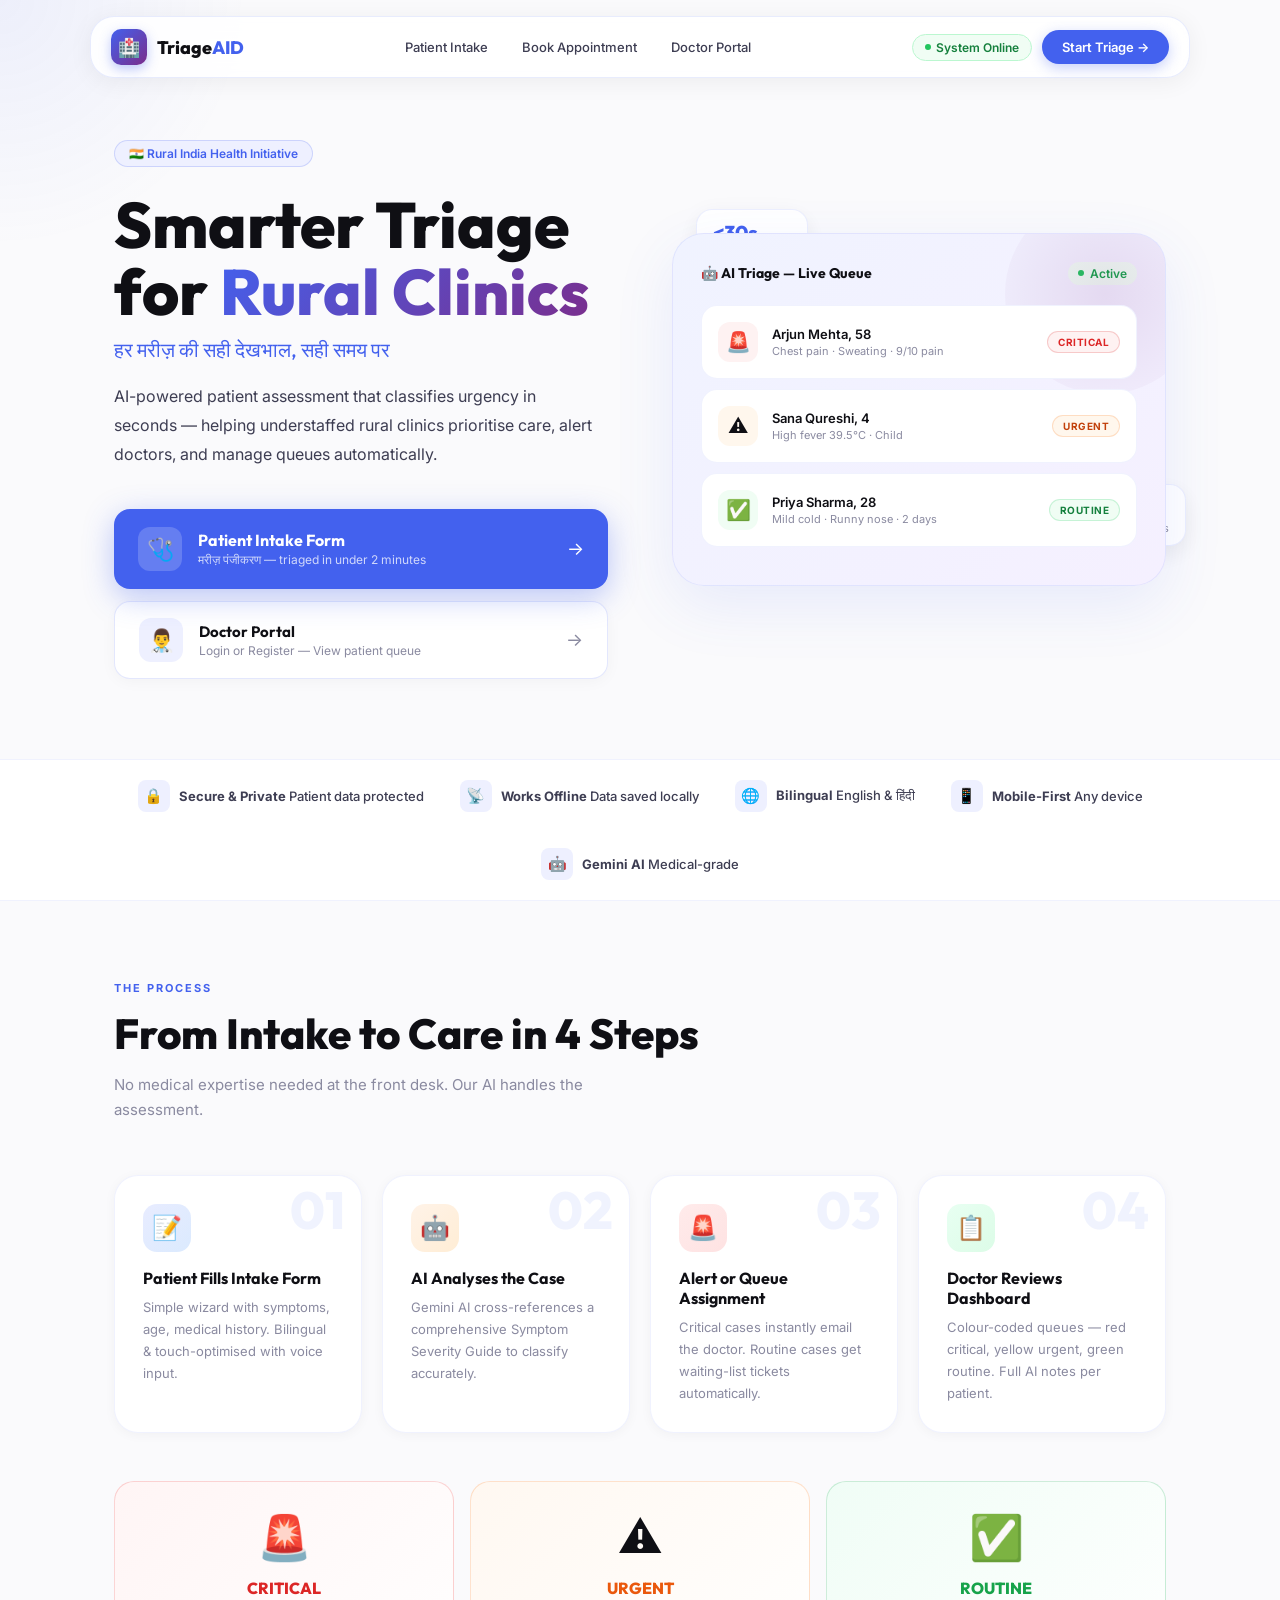
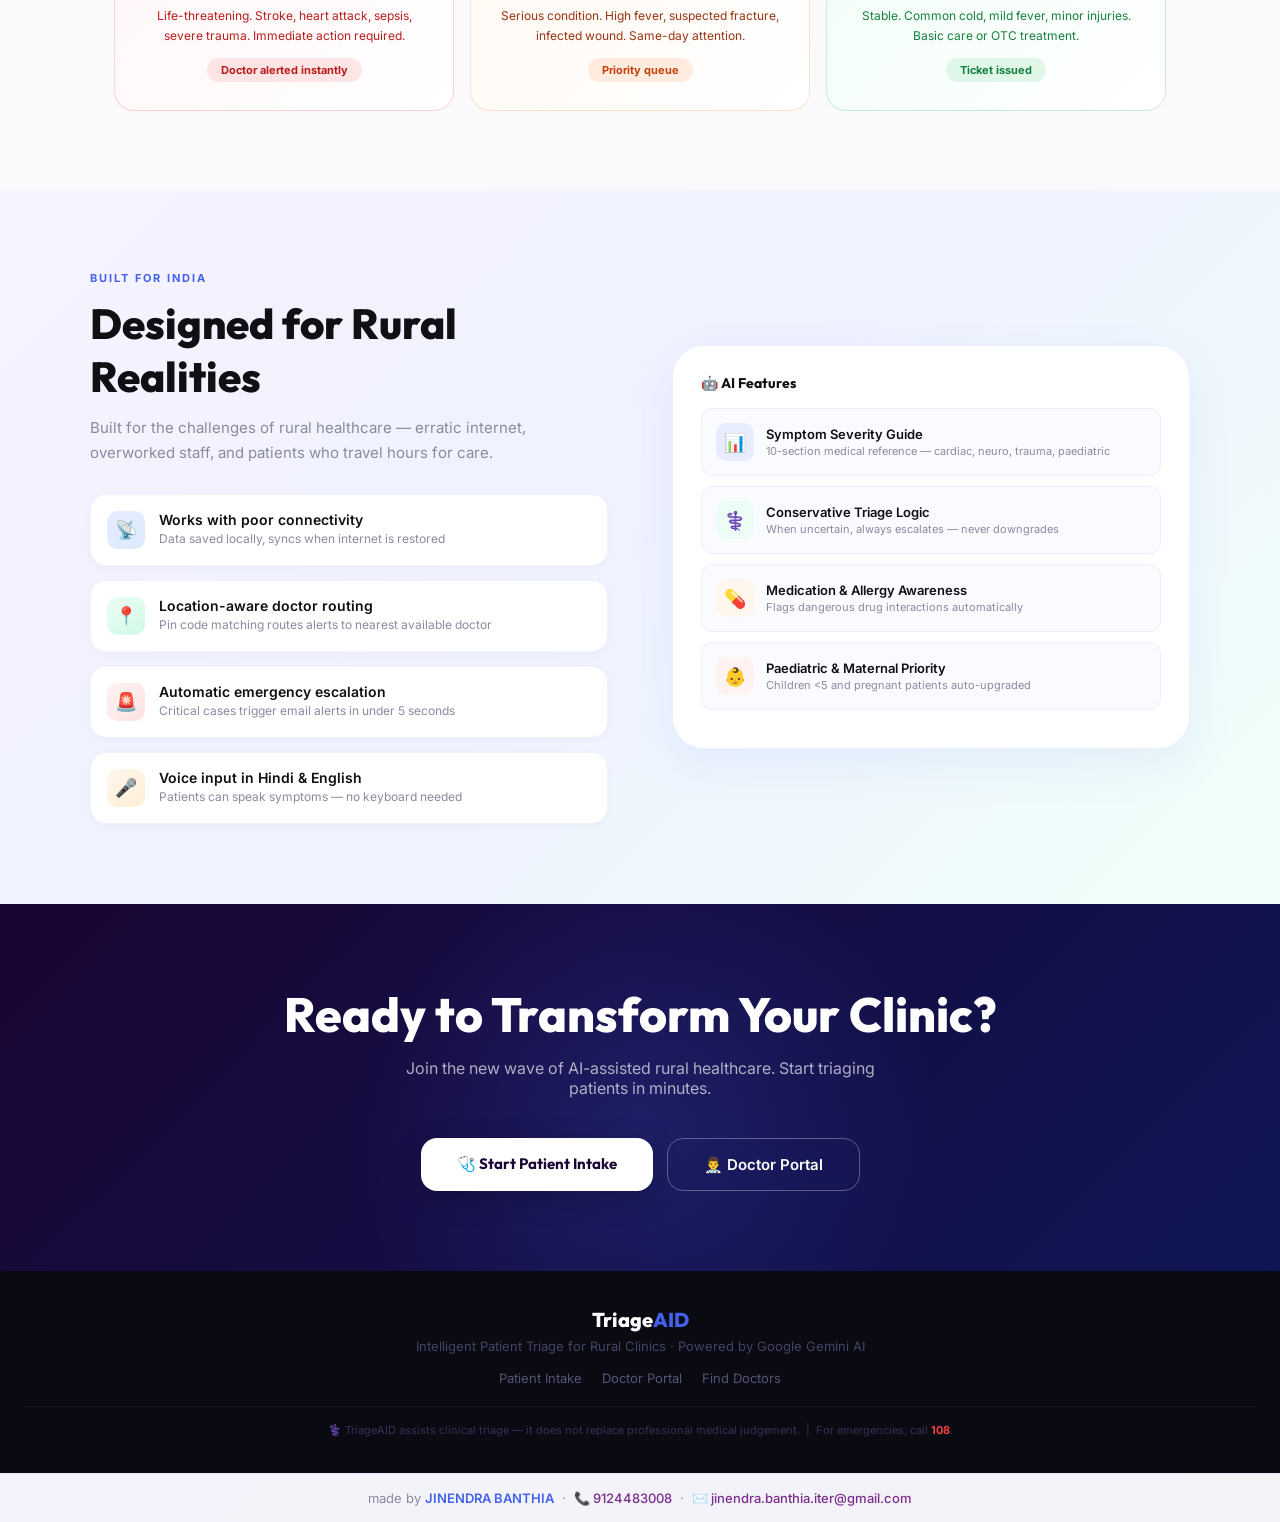
<file: frontend/static/index.html>
<!DOCTYPE html>
<html lang="en">
<head>
  <meta charset="UTF-8"/>
  <meta name="viewport" content="width=device-width,initial-scale=1.0"/>
  <title>TriageAID — Smart Rural Health Triage</title>
  <meta name="description" content="AI-powered patient triage for rural clinics in India."/>
  <link href="https://fonts.googleapis.com/css2?family=Outfit:wght@400;500;600;700;800&family=Inter:wght@300;400;500;600&display=swap" rel="stylesheet"/>
  <style>
    *,*::before,*::after{box-sizing:border-box;margin:0;padding:0}
    :root{
      --ink:#0f0f14;
      --ink2:#3d3d52;
      --muted:#8a8aa0;
      --bg:#fafafc;
      --white:#fff;
      --blue:#4361ee;
      --blue-lt:#eef0ff;
      --purple:#7b2d8b;
      --teal:#0cb8a8;
      --red:#e83535;
      --orange:#f97316;
      --green:#16a34a;
      --r8:8px;--r12:12px;--r16:16px;--r24:24px;--r32:32px;
    }
    html{scroll-behavior:smooth}
    body{font-family:'Inter',sans-serif;background:var(--bg);color:var(--ink);min-height:100vh;overflow-x:hidden}

    /* ── CURSOR BLOB ── */
    #blob{
      position:fixed;width:500px;height:500px;border-radius:50%;
      background:radial-gradient(circle,rgba(67,97,238,0.07) 0%,transparent 70%);
      pointer-events:none;z-index:0;transform:translate(-50%,-50%);
      transition:left 0.6s cubic-bezier(0.25,0.46,0.45,0.94),
                 top  0.6s cubic-bezier(0.25,0.46,0.45,0.94);
      will-change:transform;
    }

    /* ── SCROLL PROGRESS ── */
    #sp{position:fixed;top:0;left:0;height:2px;background:linear-gradient(90deg,#4361ee,#7b2d8b,#0cb8a8);z-index:1000;width:0;transition:width .1s linear}

    /* ── NAV ── */
    nav{
      position:fixed;top:16px;left:50%;transform:translateX(-50%);
      width:calc(100% - 48px);max-width:1100px;z-index:500;
      background:rgba(255,255,255,0.85);backdrop-filter:blur(20px);
      border:1px solid rgba(67,97,238,0.12);border-radius:var(--r24);
      padding:12px 20px;
      display:flex;align-items:center;justify-content:space-between;
      box-shadow:0 4px 24px rgba(0,0,0,0.06);
      animation:navIn 0.5s cubic-bezier(0.34,1.56,0.64,1) both;
    }
    @keyframes navIn{from{opacity:0;transform:translateX(-50%) translateY(-20px)}to{opacity:1;transform:translateX(-50%) translateY(0)}}
    .nav-logo{display:flex;align-items:center;gap:10px;text-decoration:none}
    .nav-mark{
      width:36px;height:36px;border-radius:10px;
      background:linear-gradient(135deg,#4361ee,#7b2d8b);
      display:flex;align-items:center;justify-content:center;
      font-size:18px;box-shadow:0 4px 12px rgba(67,97,238,0.35);
      transition:transform 0.3s cubic-bezier(0.34,1.56,0.64,1);
    }
    .nav-mark:hover{transform:rotate(-8deg) scale(1.15)}
    .nav-wordmark{font-family:'Outfit',sans-serif;font-size:18px;font-weight:800;color:var(--ink)}
    .nav-wordmark span{color:var(--blue)}
    .nav-center{display:flex;align-items:center;gap:6px}
    .nav-link{
      padding:7px 14px;border-radius:20px;font-size:13px;font-weight:500;
      color:var(--ink2);text-decoration:none;transition:all 0.2s;
    }
    .nav-link:hover{background:var(--blue-lt);color:var(--blue)}
    .nav-online{
      display:flex;align-items:center;gap:5px;
      background:#f0fdf4;border:1px solid #bbf7d0;border-radius:20px;
      padding:5px 12px;font-size:12px;font-weight:600;color:#15803d;
    }
    .nav-dot{width:6px;height:6px;border-radius:50%;background:#22c55e;animation:pls 2s infinite}
    @keyframes pls{0%,100%{opacity:1;transform:scale(1)}50%{opacity:.5;transform:scale(1.5)}}
    .btn-nav-cta{
      padding:9px 20px;background:var(--blue);color:#fff;
      border-radius:20px;font-size:13px;font-weight:600;
      text-decoration:none;transition:all 0.25s;
      box-shadow:0 4px 14px rgba(67,97,238,0.3);
    }
    .btn-nav-cta:hover{background:#3451d1;transform:translateY(-1px);box-shadow:0 6px 20px rgba(67,97,238,0.45)}

    /* ── HERO ── */
    .hero{
      position:relative;z-index:1;
      max-width:1100px;margin:0 auto;
      padding:140px 24px 80px;
      display:grid;grid-template-columns:1fr 1fr;gap:64px;align-items:center;
    }
    .hero-badge{
      display:inline-flex;align-items:center;gap:8px;
      background:var(--blue-lt);border:1px solid rgba(67,97,238,0.2);
      border-radius:30px;padding:5px 14px;
      font-size:12px;font-weight:600;color:var(--blue);
      margin-bottom:24px;
      animation:fadeUp 0.6s 0.1s both;
    }
    .hero h1{
      font-family:'Outfit',sans-serif;
      font-size:clamp(36px,5vw,64px);
      font-weight:800;line-height:1.05;
      color:var(--ink);margin-bottom:12px;
      animation:fadeUp 0.6s 0.2s both;
    }
    .hero h1 em{
      font-style:normal;
      background:linear-gradient(135deg,#4361ee,#7b2d8b);
      -webkit-background-clip:text;-webkit-text-fill-color:transparent;
    }
    .hero-sub{
      font-family:'Outfit',sans-serif;font-size:clamp(15px,2vw,20px);
      font-weight:500;color:var(--blue);margin-bottom:20px;
      animation:fadeUp 0.6s 0.25s both;
    }
    .hero-desc{
      font-size:16px;line-height:1.8;color:var(--ink2);
      max-width:480px;margin-bottom:40px;
      animation:fadeUp 0.6s 0.3s both;
    }
    @keyframes fadeUp{from{opacity:0;transform:translateY(20px)}to{opacity:1;transform:translateY(0)}}

    .hero-ctas{display:flex;flex-direction:column;gap:12px;animation:fadeUp 0.6s 0.35s both}
    .cta-main{
      display:flex;align-items:center;gap:16px;
      background:var(--blue);color:#fff;
      border-radius:var(--r16);padding:18px 24px;
      text-decoration:none;transition:all 0.3s cubic-bezier(0.34,1.56,0.64,1);
      box-shadow:0 8px 30px rgba(67,97,238,0.35);position:relative;overflow:hidden;
    }
    .cta-main::before{
      content:'';position:absolute;inset:0;
      background:linear-gradient(135deg,#5470f0,#7b2d8b);
      opacity:0;transition:opacity 0.3s;
    }
    .cta-main:hover{transform:translateY(-4px);box-shadow:0 16px 40px rgba(67,97,238,0.45)}
    .cta-main:hover::before{opacity:1}
    .cta-main *{position:relative;z-index:1}
    .cta-icon-box{
      width:44px;height:44px;background:rgba(255,255,255,0.18);
      border-radius:12px;display:flex;align-items:center;justify-content:center;
      font-size:22px;flex-shrink:0;
    }
    .cta-text-label{font-family:'Outfit',sans-serif;font-size:16px;font-weight:700}
    .cta-text-sub{font-size:12px;opacity:0.75;margin-top:2px}
    .cta-arrow{margin-left:auto;font-size:18px;transition:transform 0.3s}
    .cta-main:hover .cta-arrow{transform:translateX(4px)}

    .cta-secondary{
      display:flex;align-items:center;gap:16px;
      background:var(--white);border:1.5px solid rgba(67,97,238,0.15);
      color:var(--ink);border-radius:var(--r16);padding:16px 24px;
      text-decoration:none;transition:all 0.3s cubic-bezier(0.34,1.56,0.64,1);
      box-shadow:0 2px 16px rgba(0,0,0,0.04);
    }
    .cta-secondary:hover{border-color:var(--blue);transform:translateY(-3px);box-shadow:0 8px 28px rgba(67,97,238,0.12)}

    /* ── HERO RIGHT ── */
    .hero-right{position:relative;animation:fadeUp 0.7s 0.2s both}
    .hero-vis{
      background:linear-gradient(135deg,#f0f3ff,#f5f0ff);
      border-radius:var(--r32);padding:28px;
      border:1px solid rgba(67,97,238,0.1);
      box-shadow:0 20px 60px rgba(67,97,238,0.1);
      position:relative;overflow:hidden;
    }
    .hero-vis::before{
      content:'';position:absolute;top:-40px;right:-40px;
      width:200px;height:200px;border-radius:50%;
      background:radial-gradient(circle,rgba(123,45,139,0.12),transparent);
    }
    .vis-header{display:flex;align-items:center;justify-content:space-between;margin-bottom:20px}
    .vis-title{font-family:'Outfit',sans-serif;font-size:14px;font-weight:700;color:var(--ink)}
    .vis-live{display:flex;align-items:center;gap:6px;font-size:12px;font-weight:600;color:#16a34a;background:#f0fdf4;border-radius:20px;padding:4px 10px}
    .vis-card{
      background:var(--white);border-radius:var(--r16);padding:16px;
      border:1px solid rgba(67,97,238,0.08);margin-bottom:10px;
      display:flex;align-items:center;gap:14px;
      transition:transform 0.3s cubic-bezier(0.34,1.56,0.64,1);
      animation:cardIn 0.5s cubic-bezier(0.34,1.56,0.64,1) both;
    }
    .vis-card:hover{transform:scale(1.02)}
    .vis-card:nth-child(1){animation-delay:0.5s}
    .vis-card:nth-child(2){animation-delay:0.65s}
    .vis-card:nth-child(3){animation-delay:0.8s}
    @keyframes cardIn{from{opacity:0;transform:translateX(20px)}to{opacity:1;transform:translateX(0)}}
    .vc-dot{width:40px;height:40px;border-radius:12px;display:flex;align-items:center;justify-content:center;font-size:20px;flex-shrink:0}
    .vc-dot.crit{background:#fef2f2}
    .vc-dot.urg{background:#fff7ed}
    .vc-dot.rout{background:#f0fdf4}
    .vc-name{font-size:13px;font-weight:600;color:var(--ink)}
    .vc-sym{font-size:11px;color:var(--muted);margin-top:2px}
    .vc-badge{margin-left:auto;font-size:10px;font-weight:700;letter-spacing:.5px;padding:4px 10px;border-radius:20px;white-space:nowrap}
    .vc-badge.crit{background:#fef2f2;color:#dc2626;border:1px solid rgba(220,38,38,.2)}
    .vc-badge.urg{background:#fff7ed;color:#c2410c;border:1px solid rgba(249,115,22,.2)}
    .vc-badge.rout{background:#f0fdf4;color:#15803d;border:1px solid rgba(34,197,94,.2)}

    /* Floating bubbles */
    .bubble{
      position:absolute;background:var(--white);border-radius:var(--r16);
      padding:10px 16px;box-shadow:0 8px 24px rgba(0,0,0,0.08);
      border:1px solid rgba(67,97,238,0.1);
      animation:float 4s ease-in-out infinite;
    }
    .bubble:nth-child(1){top:-24px;left:24px;animation-delay:0s}
    .bubble:nth-child(2){bottom:40px;right:-20px;animation-delay:2s}
    @keyframes float{0%,100%{transform:translateY(0)}50%{transform:translateY(-10px)}}
    .bub-val{font-family:'Outfit',sans-serif;font-size:20px;font-weight:800;color:var(--blue)}
    .bub-lbl{font-size:11px;color:var(--muted);margin-top:1px}

    /* ── TRUST BAR ── */
    .trust-bar{
      position:relative;z-index:1;
      background:var(--white);
      border-top:1px solid rgba(67,97,238,0.08);
      border-bottom:1px solid rgba(67,97,238,0.08);
      padding:20px 24px;
    }
    .trust-inner{
      max-width:1100px;margin:0 auto;
      display:flex;align-items:center;justify-content:center;
      flex-wrap:wrap;gap:36px;
    }
    .ti{display:flex;align-items:center;gap:9px;font-size:13px;font-weight:500;color:var(--ink2);cursor:default}
    .ti-icon{
      width:32px;height:32px;border-radius:8px;
      background:var(--blue-lt);display:flex;align-items:center;justify-content:center;
      font-size:15px;transition:transform 0.4s cubic-bezier(0.34,1.56,0.64,1);
    }
    .ti:hover .ti-icon{transform:scale(1.3) rotate(10deg)}

    /* ── HOW IT WORKS ── */
    .section{position:relative;z-index:1;max-width:1100px;margin:0 auto;padding:80px 24px}
    .sec-kicker{
      font-size:11px;font-weight:700;letter-spacing:2px;text-transform:uppercase;
      color:var(--blue);margin-bottom:12px;
    }
    .sec-h{
      font-family:'Outfit',sans-serif;
      font-size:clamp(26px,3.5vw,42px);font-weight:800;
      color:var(--ink);margin-bottom:12px;
    }
    .sec-sub{font-size:15px;color:var(--muted);line-height:1.7;max-width:520px;margin-bottom:52px}

    .steps-grid{display:grid;grid-template-columns:repeat(auto-fit,minmax(220px,1fr));gap:20px}
    .step-c{
      background:var(--white);border-radius:var(--r24);
      padding:28px;border:1px solid rgba(67,97,238,0.08);
      box-shadow:0 2px 12px rgba(0,0,0,0.04);
      position:relative;overflow:hidden;
      transition:transform 0.35s cubic-bezier(0.34,1.56,0.64,1),
                 box-shadow 0.35s ease,
                 border-color 0.35s ease;
    }
    .step-c::after{
      content:'';position:absolute;bottom:0;left:0;right:0;height:3px;
      background:linear-gradient(90deg,var(--blue),var(--purple));
      transform:scaleX(0);transform-origin:left;
      transition:transform 0.35s ease;
    }
    .step-c:hover{transform:translateY(-8px);box-shadow:0 20px 48px rgba(67,97,238,0.12);border-color:rgba(67,97,238,0.2)}
    .step-c:hover::after{transform:scaleX(1)}
    .step-n{font-family:'Outfit',sans-serif;font-size:52px;font-weight:800;color:rgba(67,97,238,0.08);position:absolute;top:8px;right:16px;line-height:1}
    .step-icon-wrap{
      width:48px;height:48px;border-radius:14px;
      display:flex;align-items:center;justify-content:center;font-size:24px;
      margin-bottom:16px;transition:transform 0.4s cubic-bezier(0.34,1.56,0.64,1);
    }
    .step-c:hover .step-icon-wrap{transform:scale(1.15) rotate(-5deg)}
    .si-blue{background:linear-gradient(135deg,#e8ecff,#dbeafe)}
    .si-orange{background:linear-gradient(135deg,#fff3e8,#ffedd5)}
    .si-red{background:linear-gradient(135deg,#ffebeb,#fee2e2)}
    .si-green{background:linear-gradient(135deg,#e8fff2,#dcfce7)}
    .step-t{font-family:'Outfit',sans-serif;font-size:16px;font-weight:700;color:var(--ink);margin-bottom:8px}
    .step-d{font-size:13px;color:var(--muted);line-height:1.7}

    /* ── TRIAGE LEVELS ── */
    .levels-wrap{display:grid;grid-template-columns:repeat(auto-fit,minmax(210px,1fr));gap:16px;margin-top:48px}
    .lv{
      border-radius:var(--r20,20px);padding:28px 24px;text-align:center;
      transition:transform 0.35s cubic-bezier(0.34,1.56,0.64,1);
      cursor:default;
    }
    .lv:hover{transform:translateY(-8px) scale(1.02)}
    .lv.crit{background:linear-gradient(135deg,#fff5f5,#fff);border:1.5px solid rgba(232,53,53,0.2)}
    .lv.urg{background:linear-gradient(135deg,#fff8f1,#fff);border:1.5px solid rgba(249,115,22,0.2)}
    .lv.rout{background:linear-gradient(135deg,#f0fdf6,#fff);border:1.5px solid rgba(22,163,74,0.2)}
    .lv-emoji{font-size:44px;display:block;margin-bottom:14px;transition:transform 0.4s cubic-bezier(0.34,1.56,0.64,1)}
    .lv:hover .lv-emoji{transform:scale(1.25) rotate(8deg)}
    .lv-t{font-family:'Outfit',sans-serif;font-size:16px;font-weight:800;margin-bottom:8px}
    .crit .lv-t{color:#dc2626}.urg .lv-t{color:#ea580c}.rout .lv-t{color:#16a34a}
    .lv-d{font-size:12px;line-height:1.65;margin-bottom:12px}
    .crit .lv-d{color:#b91c1c}.urg .lv-d{color:#9a3412}.rout .lv-d{color:#15803d}
    .lv-tag{font-size:11px;font-weight:700;padding:5px 14px;border-radius:20px;display:inline-block}
    .crit .lv-tag{background:rgba(239,68,68,0.12);color:#b91c1c}
    .urg .lv-tag{background:rgba(249,115,22,0.12);color:#c2410c}
    .rout .lv-tag{background:rgba(34,197,94,0.12);color:#15803d}

    /* ── FEATURES BAND ── */
    .feat-band{
      position:relative;z-index:1;
      background:linear-gradient(135deg,#f5f3ff,#eff2ff,#f0fff9);
      padding:80px 24px;
    }
    .feat-inner{max-width:1100px;margin:0 auto;display:grid;grid-template-columns:1fr 1fr;gap:64px;align-items:center}
    .feat-list{list-style:none;display:flex;flex-direction:column;gap:14px;margin-top:28px}
    .feat-li{
      display:flex;align-items:flex-start;gap:14px;
      background:var(--white);border-radius:var(--r16);padding:16px;
      border:1px solid rgba(67,97,238,0.08);
      transition:transform 0.3s cubic-bezier(0.34,1.56,0.64,1),box-shadow 0.3s,border-color 0.3s;
      box-shadow:0 2px 8px rgba(0,0,0,0.03);
    }
    .feat-li:hover{transform:translateX(6px);border-color:rgba(67,97,238,0.25);box-shadow:0 4px 20px rgba(67,97,238,0.1)}
    .feat-dot{
      width:38px;height:38px;border-radius:10px;flex-shrink:0;
      display:flex;align-items:center;justify-content:center;font-size:18px;
    }
    .feat-info .ft{font-size:14px;font-weight:600;color:var(--ink)}
    .feat-info .fs{font-size:12px;color:var(--muted);margin-top:3px}

    /* Right visual */
    .feat-visual{
      background:var(--white);border-radius:var(--r32);padding:28px;
      border:1px solid rgba(67,97,238,0.1);
      box-shadow:0 16px 48px rgba(67,97,238,0.08);
    }
    .fv-head{font-family:'Outfit',sans-serif;font-size:14px;font-weight:700;color:var(--ink);margin-bottom:16px;display:flex;align-items:center;gap:8px}
    .fv-row{
      display:flex;align-items:center;gap:12px;
      padding:14px;border-radius:var(--r12);
      border:1px solid rgba(67,97,238,0.07);
      margin-bottom:10px;background:#fafbff;
      transition:transform 0.3s cubic-bezier(0.34,1.56,0.64,1);
    }
    .fv-row:hover{transform:translateX(4px)}
    .fv-icon{width:38px;height:38px;border-radius:10px;display:flex;align-items:center;justify-content:center;font-size:18px;flex-shrink:0}
    .fv-t{font-size:13px;font-weight:600;color:var(--ink)}
    .fv-s{font-size:11px;color:var(--muted);margin-top:2px}

    /* ── CTA BOTTOM ── */
    .cta-bot{
      position:relative;z-index:1;
      background:linear-gradient(135deg,#1a0533,#0e1654);
      padding:80px 24px;text-align:center;overflow:hidden;
    }
    .cta-bot::before{
      content:'';position:absolute;top:-80px;left:50%;transform:translateX(-50%);
      width:600px;height:600px;border-radius:50%;
      background:radial-gradient(circle,rgba(67,97,238,0.2),transparent 70%);
    }
    .cta-bot *{position:relative;z-index:1}
    .cta-bot h2{font-family:'Outfit',sans-serif;font-size:clamp(28px,4vw,48px);font-weight:800;color:#fff;margin-bottom:14px}
    .cta-bot p{font-size:16px;color:rgba(255,255,255,0.65);margin-bottom:40px;max-width:520px;margin-left:auto;margin-right:auto}
    .cta-bot-btns{display:flex;justify-content:center;flex-wrap:wrap;gap:14px}
    .btn-cta-w{
      padding:16px 36px;background:#fff;color:#1a0533;
      border-radius:var(--r16);font-family:'Outfit',sans-serif;
      font-size:15px;font-weight:700;text-decoration:none;
      box-shadow:0 8px 30px rgba(0,0,0,0.2);transition:all 0.3s cubic-bezier(0.34,1.56,0.64,1);
    }
    .btn-cta-w:hover{transform:translateY(-4px);box-shadow:0 16px 40px rgba(0,0,0,0.3)}
    .btn-cta-ghost{
      padding:16px 36px;background:transparent;color:#fff;
      border:1.5px solid rgba(255,255,255,0.3);
      border-radius:var(--r16);font-size:15px;font-weight:600;
      text-decoration:none;transition:all 0.3s;
    }
    .btn-cta-ghost:hover{background:rgba(255,255,255,0.1);border-color:#fff}

    /* ── FOOTER ── */
    footer{
      position:relative;z-index:1;
      background:#0a0a12;
      padding:36px 24px;text-align:center;
    }
    .footer-logo{font-family:'Outfit',sans-serif;font-size:20px;font-weight:800;color:#fff;margin-bottom:6px}
    .footer-logo span{color:var(--blue)}
    .footer-sub{font-size:13px;color:#444466;margin-bottom:16px}
    .footer-links{display:flex;justify-content:center;gap:20px;flex-wrap:wrap;margin-bottom:20px}
    .footer-links a{font-size:13px;color:#555577;text-decoration:none;transition:color 0.2s}
    .footer-links a:hover{color:var(--blue)}
    .footer-disc{font-size:11px;color:#333355;padding-top:16px;border-top:1px solid #111122}

    .credits-footer{
      text-align:center;padding:16px 24px;font-size:13px;
      background:linear-gradient(135deg,rgba(67,97,238,0.04),rgba(123,45,139,0.04));
      border-top:1px solid rgba(67,97,238,0.1);color:var(--muted);
    }
    .credits-footer strong{color:var(--blue);font-weight:600}
    .credits-footer a{color:var(--purple);text-decoration:none;font-weight:500}
    .credits-footer a:hover{text-decoration:underline}

    /* ── RESPONSIVE ── */
    @media(max-width:768px){
      nav{width:calc(100% - 24px);top:8px}
      .nav-center{display:none}
      .hero{grid-template-columns:1fr;gap:40px;padding:120px 20px 60px}
      .hero-right{order:-1}
      .feat-inner{grid-template-columns:1fr}
      .bubble{display:none}
    }
  </style>
</head>
<body>

<div id="blob"></div>
<div id="sp"></div>

<nav>
  <a href="/" class="nav-logo">
    <div class="nav-mark">🏥</div>
    <span class="nav-wordmark">Triage<span>AID</span></span>
  </a>
  <div class="nav-center">
    <a href="/intake" class="nav-link">Patient Intake</a>
    <a href="#" onclick="openBookModal(event)" class="nav-link">Book Appointment</a>
    <a href="/doctor-login" class="nav-link">Doctor Portal</a>
  </div>
  <div style="display:flex;align-items:center;gap:10px">
    <div class="nav-online"><span class="nav-dot"></span>System Online</div>
    <a href="/intake" class="btn-nav-cta">Start Triage →</a>
  </div>
</nav>

<!-- Hero -->
<section class="hero">
  <div class="hero-left">
    <div class="hero-badge">🇮🇳 Rural India Health Initiative</div>
    <h1>Smarter Triage<br/>for <em>Rural Clinics</em></h1>
    <div class="hero-sub">हर मरीज़ की सही देखभाल, सही समय पर</div>
    <p class="hero-desc">
      AI-powered patient assessment that classifies urgency in seconds — helping understaffed rural clinics prioritise care, alert doctors, and manage queues automatically.
    </p>
    <div class="hero-ctas">
      <a href="/intake" class="cta-main">
        <div class="cta-icon-box">🩺</div>
        <div>
          <div class="cta-text-label">Patient Intake Form</div>
          <div class="cta-text-sub">मरीज़ पंजीकरण — triaged in under 2 minutes</div>
        </div>
        <span class="cta-arrow">→</span>
      </a>
      <a href="/doctor-login" class="cta-secondary">
        <div class="cta-icon-box" style="background:var(--blue-lt);border-radius:12px;width:44px;height:44px;display:flex;align-items:center;justify-content:center;font-size:22px">👨‍⚕️</div>
        <div>
          <div style="font-family:'Outfit',sans-serif;font-size:15px;font-weight:700;color:var(--ink)">Doctor Portal</div>
          <div style="font-size:12px;color:var(--muted);margin-top:2px">Login or Register — View patient queue</div>
        </div>
        <span style="margin-left:auto;font-size:18px;color:var(--muted)">→</span>
      </a>
    </div>
  </div>
  <div class="hero-right">
    <!-- floating bubbles -->
    <div class="bubble" style="top:-24px;left:24px">
      <div class="bub-val">&lt;30s</div>
      <div class="bub-lbl">⚡ Triage Time</div>
    </div>
    <div class="bubble" style="bottom:40px;right:-20px">
      <div class="bub-val">3</div>
      <div class="bub-lbl">🏷️ Priority Levels</div>
    </div>

    <div class="hero-vis">
      <div class="vis-header">
        <div class="vis-title">🤖 AI Triage — Live Queue</div>
        <div class="vis-live"><span class="nav-dot"></span>Active</div>
      </div>
      <div class="vis-card">
        <div class="vc-dot crit">🚨</div>
        <div>
          <div class="vc-name">Arjun Mehta, 58</div>
          <div class="vc-sym">Chest pain · Sweating · 9/10 pain</div>
        </div>
        <div class="vc-badge crit">CRITICAL</div>
      </div>
      <div class="vis-card">
        <div class="vc-dot urg">⚠️</div>
        <div>
          <div class="vc-name">Sana Qureshi, 4</div>
          <div class="vc-sym">High fever 39.5°C · Child</div>
        </div>
        <div class="vc-badge urg">URGENT</div>
      </div>
      <div class="vis-card">
        <div class="vc-dot rout">✅</div>
        <div>
          <div class="vc-name">Priya Sharma, 28</div>
          <div class="vc-sym">Mild cold · Runny nose · 2 days</div>
        </div>
        <div class="vc-badge rout">ROUTINE</div>
      </div>
    </div>
  </div>
</section>

<!-- Trust Bar -->
<div class="trust-bar">
  <div class="trust-inner">
    <div class="ti"><div class="ti-icon">🔒</div><span><strong>Secure &amp; Private</strong> Patient data protected</span></div>
    <div class="ti"><div class="ti-icon">📡</div><span><strong>Works Offline</strong> Data saved locally</span></div>
    <div class="ti"><div class="ti-icon">🌐</div><span><strong>Bilingual</strong> English &amp; हिंदी</span></div>
    <div class="ti"><div class="ti-icon">📱</div><span><strong>Mobile-First</strong> Any device</span></div>
    <div class="ti"><div class="ti-icon">🤖</div><span><strong>Gemini AI</strong> Medical-grade</span></div>
  </div>
</div>

<!-- How It Works -->
<section class="section">
  <div class="sec-kicker">The Process</div>
  <h2 class="sec-h">From Intake to Care in 4 Steps</h2>
  <p class="sec-sub">No medical expertise needed at the front desk. Our AI handles the assessment.</p>
  <div class="steps-grid">
    <div class="step-c">
      <div class="step-n">01</div>
      <div class="step-icon-wrap si-blue">📝</div>
      <div class="step-t">Patient Fills Intake Form</div>
      <div class="step-d">Simple wizard with symptoms, age, medical history. Bilingual & touch-optimised with voice input.</div>
    </div>
    <div class="step-c">
      <div class="step-n">02</div>
      <div class="step-icon-wrap si-orange">🤖</div>
      <div class="step-t">AI Analyses the Case</div>
      <div class="step-d">Gemini AI cross-references a comprehensive Symptom Severity Guide to classify accurately.</div>
    </div>
    <div class="step-c">
      <div class="step-n">03</div>
      <div class="step-icon-wrap si-red">🚨</div>
      <div class="step-t">Alert or Queue Assignment</div>
      <div class="step-d">Critical cases instantly email the doctor. Routine cases get waiting-list tickets automatically.</div>
    </div>
    <div class="step-c">
      <div class="step-n">04</div>
      <div class="step-icon-wrap si-green">📋</div>
      <div class="step-t">Doctor Reviews Dashboard</div>
      <div class="step-d">Colour-coded queues — red critical, yellow urgent, green routine. Full AI notes per patient.</div>
    </div>
  </div>

  <!-- Triage levels -->
  <div class="levels-wrap">
    <div class="lv crit">
      <span class="lv-emoji">🚨</span>
      <div class="lv-t">CRITICAL</div>
      <div class="lv-d">Life-threatening. Stroke, heart attack, sepsis, severe trauma. Immediate action required.</div>
      <span class="lv-tag">Doctor alerted instantly</span>
    </div>
    <div class="lv urg">
      <span class="lv-emoji">⚠️</span>
      <div class="lv-t">URGENT</div>
      <div class="lv-d">Serious condition. High fever, suspected fracture, infected wound. Same-day attention.</div>
      <span class="lv-tag">Priority queue</span>
    </div>
    <div class="lv rout">
      <span class="lv-emoji">✅</span>
      <div class="lv-t">ROUTINE</div>
      <div class="lv-d">Stable. Common cold, mild fever, minor injuries. Basic care or OTC treatment.</div>
      <span class="lv-tag">Ticket issued</span>
    </div>
  </div>
</section>

<!-- Features Band -->
<div class="feat-band">
  <div class="feat-inner">
    <div>
      <div class="sec-kicker">Built for India</div>
      <h2 class="sec-h">Designed for Rural Realities</h2>
      <p style="font-size:15px;color:var(--muted);line-height:1.7">Built for the challenges of rural healthcare — erratic internet, overworked staff, and patients who travel hours for care.</p>
      <ul class="feat-list">
        <li class="feat-li">
          <div class="feat-dot" style="background:linear-gradient(135deg,#e8ecff,#dbeafe)">📡</div>
          <div class="feat-info">
            <div class="ft">Works with poor connectivity</div>
            <div class="fs">Data saved locally, syncs when internet is restored</div>
          </div>
        </li>
        <li class="feat-li">
          <div class="feat-dot" style="background:linear-gradient(135deg,#ecfdf5,#d1fae5)">📍</div>
          <div class="feat-info">
            <div class="ft">Location-aware doctor routing</div>
            <div class="fs">Pin code matching routes alerts to nearest available doctor</div>
          </div>
        </li>
        <li class="feat-li">
          <div class="feat-dot" style="background:linear-gradient(135deg,#fef2f2,#fee2e2)">🚨</div>
          <div class="feat-info">
            <div class="ft">Automatic emergency escalation</div>
            <div class="fs">Critical cases trigger email alerts in under 5 seconds</div>
          </div>
        </li>
        <li class="feat-li">
          <div class="feat-dot" style="background:linear-gradient(135deg,#fff7ed,#ffedd5)">🎤</div>
          <div class="feat-info">
            <div class="ft">Voice input in Hindi &amp; English</div>
            <div class="fs">Patients can speak symptoms — no keyboard needed</div>
          </div>
        </li>
      </ul>
    </div>
    <div class="feat-visual">
      <div class="fv-head">🤖 AI Features</div>
      <div class="fv-row">
        <div class="fv-icon" style="background:#e8ecff">📊</div>
        <div><div class="fv-t">Symptom Severity Guide</div><div class="fv-s">10-section medical reference — cardiac, neuro, trauma, paediatric</div></div>
      </div>
      <div class="fv-row">
        <div class="fv-icon" style="background:#ecfdf5">⚕️</div>
        <div><div class="fv-t">Conservative Triage Logic</div><div class="fv-s">When uncertain, always escalates — never downgrades</div></div>
      </div>
      <div class="fv-row">
        <div class="fv-icon" style="background:#fff7ed">💊</div>
        <div><div class="fv-t">Medication &amp; Allergy Awareness</div><div class="fv-s">Flags dangerous drug interactions automatically</div></div>
      </div>
      <div class="fv-row">
        <div class="fv-icon" style="background:#fef2f2">👶</div>
        <div><div class="fv-t">Paediatric &amp; Maternal Priority</div><div class="fv-s">Children &lt;5 and pregnant patients auto-upgraded</div></div>
      </div>
    </div>
  </div>
</div>

<!-- CTA Bottom -->
<div class="cta-bot">
  <h2>Ready to Transform Your Clinic?</h2>
  <p>Join the new wave of AI-assisted rural healthcare. Start triaging patients in minutes.</p>
  <div class="cta-bot-btns">
    <a href="/intake" class="btn-cta-w">🩺 Start Patient Intake</a>
    <a href="/doctor-login" class="btn-cta-ghost">👨‍⚕️ Doctor Portal</a>
  </div>
</div>

<!-- Footer -->
<footer>
  <div class="footer-logo">Triage<span>AID</span></div>
  <div class="footer-sub">Intelligent Patient Triage for Rural Clinics · Powered by Google Gemini AI</div>
  <div class="footer-links">
    <a href="/intake">Patient Intake</a>
    <a href="/doctor-login">Doctor Portal</a>
    <a href="/doctor-discovery">Find Doctors</a>
  </div>
  <div class="footer-disc">⚕️ TriageAID assists clinical triage — it does not replace professional medical judgement. &nbsp;|&nbsp; For emergencies, call <strong style="color:#ef4444">108</strong>.</div>
</footer>

<div class="credits-footer">
  made by <strong>JINENDRA BANTHIA</strong> &nbsp;·&nbsp;
  <a href="tel:9124483008">📞 9124483008</a> &nbsp;·&nbsp;
  <a href="mailto:jinendra.banthia.iter@gmail.com">✉️ jinendra.banthia.iter@gmail.com</a>
</div>

<script>
  // Cursor blob
  const blob = document.getElementById('blob');
  window.addEventListener('mousemove', e => {
    blob.style.left = e.clientX + 'px';
    blob.style.top  = e.clientY + 'px';
  });

  // Scroll progress
  const sp = document.getElementById('sp');
  window.addEventListener('scroll', () => {
    const h = document.documentElement;
    const pct = (h.scrollTop / (h.scrollHeight - h.clientHeight)) * 100;
    sp.style.width = Math.min(100, pct) + '%';
  }, {passive:true});

  // Intersection observer
  const io = new IntersectionObserver(entries => {
    entries.forEach(e => {
      if (e.isIntersecting) {
        e.target.style.opacity = '1';
        e.target.style.transform = 'translateY(0)';
        io.unobserve(e.target);
      }
    });
  }, {threshold: 0.1, rootMargin: '0px 0px -40px 0px'});

  document.querySelectorAll('.step-c, .lv, .feat-li, .fv-row, .ti').forEach((el, i) => {
    el.style.opacity = '0';
    el.style.transform = 'translateY(24px)';
    el.style.transition = `opacity 0.55s ${i * 0.08}s ease, transform 0.55s ${i * 0.08}s cubic-bezier(0.22,1,0.36,1)`;
    io.observe(el);
  });

  // Offline indicator
  window.addEventListener('offline', () => {
    const b = document.createElement('div');
    b.style.cssText = 'position:fixed;top:0;left:0;right:0;background:#f97316;color:#fff;text-align:center;padding:8px;font-size:13px;font-weight:600;z-index:9999';
    b.textContent = '⚡ No internet connection';
    document.body.prepend(b);
  });

  // Booking Modal Logic
  function openBookModal(e) {
    if(e) e.preventDefault();
    document.getElementById('bookModal').style.display = 'flex';
  }
  function closeBookModal() {
    document.getElementById('bookModal').style.display = 'none';
  }
  async function submitBooking() {
    const btn = document.getElementById('bookBtn');
    const err = document.getElementById('bookErr');
    const ok = document.getElementById('bookOk');
    err.style.display = 'none'; ok.style.display = 'none';
    
    const payload = {
      name: document.getElementById('bookName').value.trim(),
      phone: document.getElementById('bookPhone').value.trim(),
      date: document.getElementById('bookDate').value,
      reason: document.getElementById('bookReason').value.trim() || 'General Checkup'
    };
    
    if(!payload.name || !payload.phone || !payload.date) {
      err.textContent = 'Please fill all required fields.';
      err.style.display = 'block'; return;
    }
    
    btn.textContent = 'Booking...'; btn.disabled = true;
    
    try {
      const res = await fetch('/api/book', {
        method: 'POST',
        headers: {'Content-Type': 'application/json'},
        body: JSON.stringify(payload)
      });
      const data = await res.json();
      if(!res.ok || !data.success) throw new Error(data.error || 'Booking failed');
      
      ok.textContent = '✅ Appointment Booked! Ticket No: ' + data.ticket;
      ok.style.display = 'block';
      setTimeout(closeBookModal, 4000);
    } catch(e) {
      err.textContent = '⚠️ ' + e.message;
      err.style.display = 'block';
    } finally {
      btn.textContent = 'Confirm Booking'; btn.disabled = false;
    }
  }
</script>

<!-- Book Modal -->
<div id="bookModal" style="display:none; position:fixed; inset:0; background:rgba(0,0,0,0.6); z-index:9999; align-items:center; justify-content:center; padding:20px; backdrop-filter:blur(5px);">
  <div style="background:#fff; border-radius:20px; padding:30px; width:100%; max-width:400px; position:relative; box-shadow:0 20px 40px rgba(0,0,0,0.2);">
    <button onclick="closeBookModal()" style="position:absolute; top:20px; right:20px; background:none; border:none; font-size:24px; cursor:pointer; color:#64748b;">×</button>
    <div style="font-size:32px; margin-bottom:10px;">📅</div>
    <h2 style="font-family:'Outfit'; font-size:24px; font-weight:700; color:#0f172a; margin-bottom:5px;">Book Appointment</h2>
    <p style="font-size:13px; color:#64748b; margin-bottom:20px;">Book a direct visit without AI triage.</p>
    
    <div style="margin-bottom:15px;">
      <label style="display:block; font-size:13px; font-weight:600; margin-bottom:5px; color:#334155;">Full Name *</label>
      <input type="text" id="bookName" style="width:100%; padding:12px; border:1px solid #cbd5e1; border-radius:10px; outline:none;" placeholder="John Doe">
    </div>
    <div style="margin-bottom:15px;">
      <label style="display:block; font-size:13px; font-weight:600; margin-bottom:5px; color:#334155;">Phone Number *</label>
      <input type="tel" id="bookPhone" style="width:100%; padding:12px; border:1px solid #cbd5e1; border-radius:10px; outline:none;" placeholder="10-digit number">
    </div>
    <div style="margin-bottom:15px;">
      <label style="display:block; font-size:13px; font-weight:600; margin-bottom:5px; color:#334155;">Date *</label>
      <input type="date" id="bookDate" style="width:100%; padding:12px; border:1px solid #cbd5e1; border-radius:10px; outline:none;">
    </div>
    <div style="margin-bottom:20px;">
      <label style="display:block; font-size:13px; font-weight:600; margin-bottom:5px; color:#334155;">Reason for Visit</label>
      <input type="text" id="bookReason" style="width:100%; padding:12px; border:1px solid #cbd5e1; border-radius:10px; outline:none;" placeholder="E.g. Fever, Checkup">
    </div>
    
    <div id="bookErr" style="display:none; color:#ef4444; font-size:13px; margin-bottom:10px; font-weight:500;"></div>
    <div id="bookOk" style="display:none; color:#10b981; font-size:13px; margin-bottom:10px; font-weight:500;"></div>
    
    <button id="bookBtn" onclick="submitBooking()" style="width:100%; padding:14px; background:#4f46e5; color:#fff; border:none; border-radius:10px; font-weight:700; font-family:'Outfit'; font-size:15px; cursor:pointer; transition:0.2s;">Confirm Booking</button>
  </div>
</div>
</body>
</html>
</file>
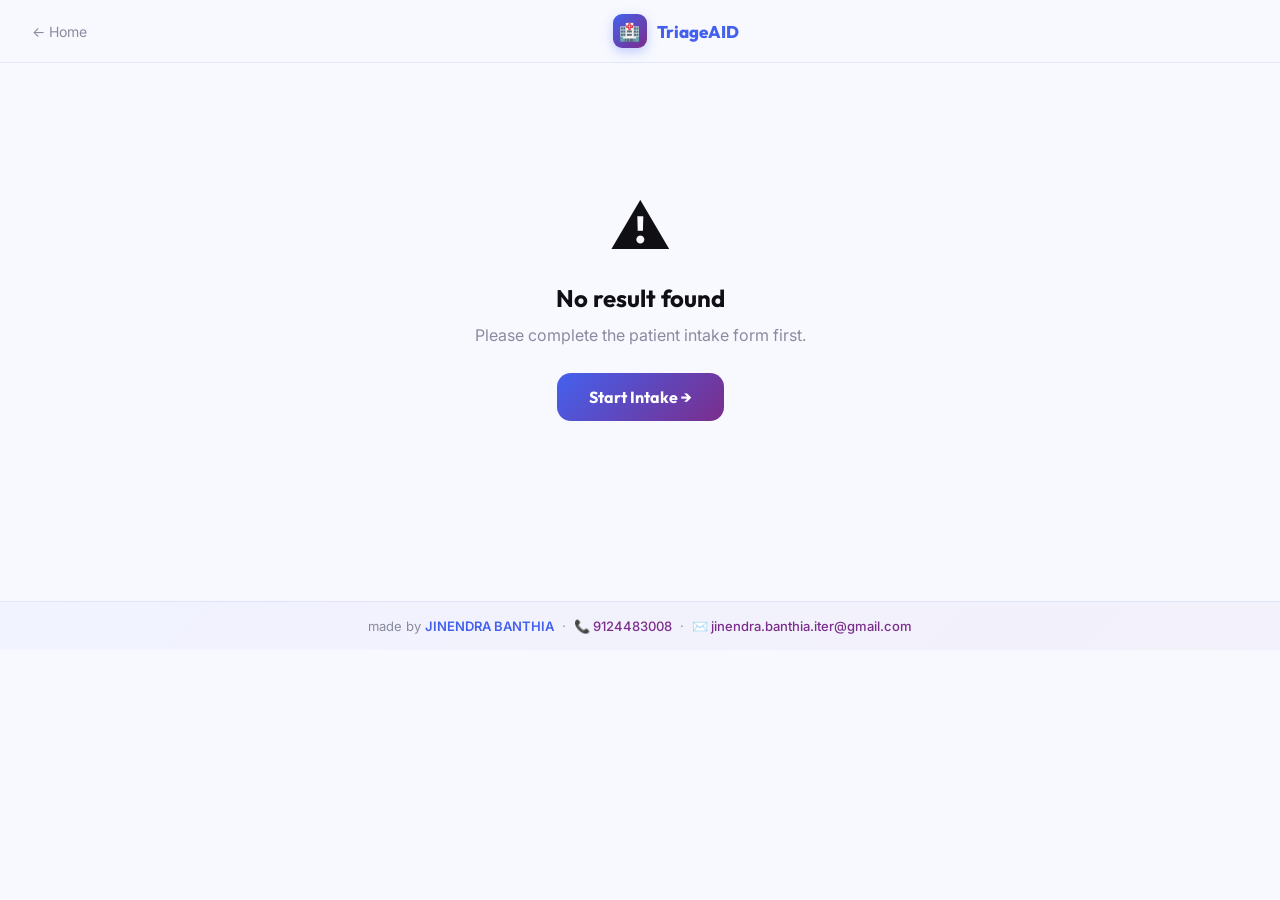
<file: frontend/static/results.html>
<!DOCTYPE html>
<html lang="en">
<head>
  <meta charset="UTF-8"/>
  <meta name="viewport" content="width=device-width,initial-scale=1.0"/>
  <title>Triage Results | TriageAID</title>
  <link href="https://fonts.googleapis.com/css2?family=Outfit:wght@400;600;700;800&family=Inter:wght@300;400;500;600&display=swap" rel="stylesheet"/>
  <style>
    *,*::before,*::after{box-sizing:border-box;margin:0;padding:0}
    :root{
      --ink:#0f0f14;--ink2:#3d3d52;--muted:#8a8aa0;
      --bg:#f8f9ff;--white:#fff;
      --blue:#4361ee;--blue-lt:#eef0ff;
      --purple:#7b2d8b;
      --r8:8px;--r12:12px;--r16:16px;--r24:24px;
    }
    body{font-family:'Inter',sans-serif;background:var(--bg);color:var(--ink);min-height:100vh;transition:background .5s}
    body.critical{background:linear-gradient(160deg,#fff5f5 0%,#f8f9ff 50%)}
    body.urgent{background:linear-gradient(160deg,#fff8f1 0%,#f8f9ff 50%)}
    body.routine{background:linear-gradient(160deg,#f0fff6 0%,#f8f9ff 50%)}

    nav{
      position:sticky;top:0;z-index:200;
      display:flex;align-items:center;gap:16px;padding:14px 32px;
      background:rgba(248,249,255,0.9);backdrop-filter:blur(20px);
      border-bottom:1px solid rgba(67,97,238,.1);
    }
    .back-a{display:flex;align-items:center;gap:7px;color:var(--muted);text-decoration:none;font-size:14px;transition:color .2s}
    .back-a:hover{color:var(--blue)}
    .logo{display:flex;align-items:center;gap:10px;font-family:'Outfit',sans-serif;font-size:17px;font-weight:800;color:var(--ink)}
    .logo span{color:var(--blue)}
    .logo-icon{width:34px;height:34px;background:linear-gradient(135deg,#4361ee,#7b2d8b);border-radius:9px;display:flex;align-items:center;justify-content:center;font-size:17px;box-shadow:0 4px 12px rgba(67,97,238,.3)}

    main{max-width:740px;margin:0 auto;padding:48px 24px 100px}

    /* RESULT HERO CARD */
    @keyframes cardPop{
      0%{opacity:0;transform:scale(.92) translateY(20px)}
      70%{transform:scale(1.02)}
      100%{opacity:1;transform:scale(1) translateY(0)}
    }
    @keyframes iconBounce{
      0%{transform:scale(0) rotate(-30deg)}
      60%{transform:scale(1.2) rotate(5deg)}
      80%{transform:scale(0.95)}
      100%{transform:scale(1) rotate(0)}
    }
    @keyframes critRing{
      0%{transform:translate(-50%,-50%) scale(.5);opacity:1}
      100%{transform:translate(-50%,-50%) scale(2.5);opacity:0}
    }
    @keyframes fadeSlideUp{
      from{opacity:0;transform:translateY(20px)}
      to{opacity:1;transform:translateY(0)}
    }
    @keyframes barGrow{from{width:0}to{width:var(--w)}}
    @keyframes confetti{
      0%{transform:translateY(0) rotate(0);opacity:1}
      100%{transform:translateY(180px) rotate(720deg);opacity:0}
    }
    @keyframes spin{to{transform:rotate(360deg)}}

    .result-hero{
      border-radius:var(--r24);padding:40px 36px;text-align:center;
      position:relative;overflow:hidden;margin-bottom:20px;
      animation:cardPop .65s cubic-bezier(.34,1.56,.64,1) both;
    }
    .result-hero.critical{background:#fff;border:2px solid rgba(232,53,53,.2);box-shadow:0 12px 40px rgba(232,53,53,.1)}
    .result-hero.urgent{background:#fff;border:2px solid rgba(249,115,22,.2);box-shadow:0 12px 40px rgba(249,115,22,.08)}
    .result-hero.routine{background:#fff;border:2px solid rgba(22,163,74,.2);box-shadow:0 12px 40px rgba(22,163,74,.08)}

    /* pulse rings */
    .ring{
      position:absolute;top:50%;left:50%;
      width:180px;height:180px;border-radius:50%;
      pointer-events:none;
    }
    .critical .ring{border:2px solid rgba(232,53,53,.3);animation:critRing 1.8s ease-out infinite}
    .critical .ring:nth-child(2){animation-delay:.6s}
    .critical .ring:nth-child(3){animation-delay:1.2s}

    .lv-icon{
      font-size:72px;display:block;margin-bottom:16px;position:relative;z-index:2;
      animation:iconBounce .6s .15s cubic-bezier(.34,1.56,.64,1) both;
    }
    .lv-badge{
      display:inline-flex;align-items:center;gap:9px;
      padding:8px 24px;border-radius:40px;
      font-family:'Outfit',sans-serif;font-size:18px;font-weight:800;letter-spacing:2px;
      margin-bottom:14px;position:relative;z-index:2;
    }
    .critical .lv-badge{background:rgba(232,53,53,.1);border:2px solid rgba(232,53,53,.4);color:#dc2626}
    .urgent   .lv-badge{background:rgba(249,115,22,.1);border:2px solid rgba(249,115,22,.4);color:#ea580c}
    .routine  .lv-badge{background:rgba(22,163,74,.1); border:2px solid rgba(22,163,74,.4); color:#16a34a}
    .lv-dot{width:10px;height:10px;border-radius:50%}
    .critical .lv-dot{background:#ef4444;animation:blink 1.1s infinite;box-shadow:0 0 8px rgba(239,68,68,.8)}
    .urgent   .lv-dot{background:#f97316;box-shadow:0 0 8px rgba(249,115,22,.8)}
    .routine  .lv-dot{background:#22c55e;box-shadow:0 0 8px rgba(34,197,94,.8)}
    @keyframes blink{0%,100%{opacity:1}50%{opacity:.2}}

    .res-headline{font-family:'Outfit',sans-serif;font-size:22px;font-weight:800;color:var(--ink);margin-bottom:6px;position:relative;z-index:2}
    .res-subline{font-size:14px;color:var(--muted);position:relative;z-index:2;max-width:480px;margin:0 auto}
    .urgency-note{font-size:14px;font-weight:600;margin-top:12px;position:relative;z-index:2}
    .critical .urgency-note{color:#dc2626}.urgent .urgency-note{color:#ea580c}.routine .urgency-note{color:#16a34a}

    /* METRICS */
    .metrics{display:grid;grid-template-columns:1fr 1fr 1fr;gap:12px;margin-bottom:18px;animation:fadeSlideUp .5s .2s both}
    @media(max-width:560px){.metrics{grid-template-columns:1fr 1fr}}
    .metric{
      background:var(--white);border:1px solid rgba(67,97,238,.08);border-radius:var(--r16);
      padding:16px;text-align:center;box-shadow:0 2px 8px rgba(0,0,0,.03);
      transition:transform .3s cubic-bezier(.34,1.56,.64,1);
    }
    .metric:hover{transform:translateY(-4px)}
    .ml{font-size:11px;text-transform:uppercase;letter-spacing:.6px;color:var(--muted);margin-bottom:8px;font-weight:600}
    .mv{font-family:'Outfit',sans-serif;font-size:26px;font-weight:800;color:var(--ink)}
    .bar{width:100%;height:7px;background:#e8eaff;border-radius:4px;margin-top:8px;overflow:hidden}
    .bar-fill{height:100%;border-radius:4px;animation:barGrow .8s .4s ease both}
    .esc-badge{display:inline-flex;align-items:center;gap:5px;background:#fefce8;border:1px solid #fcd34d;border-radius:20px;padding:3px 10px;font-size:11px;font-weight:700;color:#92400e;margin-top:6px}

    /* TICKET */
    .ticket{
      background:linear-gradient(135deg,#f0feff,#e8f4ff);
      border:2px dashed rgba(8,145,178,.3);border-radius:var(--r16);
      padding:22px;margin-bottom:16px;text-align:center;
      animation:fadeSlideUp .5s .3s both;
    }
    .ticket-lbl{font-size:12px;color:var(--muted);text-transform:uppercase;letter-spacing:1.5px;margin-bottom:8px}
    .ticket-num{font-family:'Outfit',sans-serif;font-size:36px;font-weight:800;color:#0891b2;letter-spacing:4px}

    /* ALERT BOX */
    .alert-b{
      border-radius:var(--r16);padding:16px 20px;margin-bottom:14px;
      display:flex;align-items:flex-start;gap:14px;
      animation:fadeSlideUp .5s .25s both;
    }
    .alert-b.ok{background:#f0fdf4;border:1px solid rgba(34,197,94,.25)}
    .alert-b.warn{background:#fff7ed;border:1px solid rgba(249,115,22,.25)}
    .alert-ico{font-size:24px;flex-shrink:0}
    .alert-t{font-family:'Outfit',sans-serif;font-size:14px;font-weight:700;margin-bottom:3px}
    .alert-t.gr{color:#16a34a}.alert-t.or{color:#ea580c}
    .alert-d{font-size:13px;color:var(--muted);line-height:1.6}

    /* INFO CARDS */
    .ic{
      background:var(--white);border:1px solid rgba(67,97,238,.08);border-radius:var(--r16);
      padding:22px;margin-bottom:14px;
      box-shadow:0 2px 8px rgba(0,0,0,.03);
      animation:fadeSlideUp .5s both;
      transition:box-shadow .3s;
    }
    .ic:hover{box-shadow:0 6px 24px rgba(67,97,238,.08)}
    .ic-t{font-family:'Outfit',sans-serif;font-size:11px;font-weight:700;text-transform:uppercase;letter-spacing:1.2px;color:var(--blue);margin-bottom:12px}
    .ic-body{font-size:14px;color:var(--ink2);line-height:1.85}

    /* RISK FACTORS */
    .factors{display:flex;flex-wrap:wrap;gap:8px;margin-top:4px}
    .fc{display:flex;align-items:center;gap:5px;padding:5px 12px;background:#fff5f5;border:1px solid rgba(239,68,68,.2);border-radius:20px;font-size:12px;font-weight:600;color:#b91c1c}

    /* WAIT TAG */
    .wait-tag{display:inline-flex;align-items:center;gap:7px;margin-top:10px;padding:7px 13px;background:#f1f5f9;border-radius:9px;font-size:13px;color:#475569}

    /* PATIENT GRID */
    .pt-grid{display:grid;grid-template-columns:1fr 1fr;gap:10px}
    .pt-item{background:#f8f9ff;border-radius:var(--r12);padding:10px 14px}
    .pt-l{font-size:10px;color:var(--muted);text-transform:uppercase;letter-spacing:.4px}
    .pt-v{font-size:13px;font-weight:600;color:var(--ink)}

    /* NOTIFICATION */
    .notif-p{
      background:var(--white);border:1px solid rgba(67,97,238,.1);border-radius:var(--r16);
      padding:24px;margin-bottom:14px;
      box-shadow:0 2px 8px rgba(67,97,238,.06);
      animation:fadeSlideUp .5s .5s both;
    }
    .ntitle{font-family:'Outfit',sans-serif;font-size:15px;font-weight:700;margin-bottom:4px;display:flex;align-items:center;gap:8px}
    .nsub{font-size:12px;color:var(--muted);margin-bottom:18px}
    .ntabs{display:flex;gap:8px;margin-bottom:16px;flex-wrap:wrap}
    .ntab{
      padding:7px 18px;border-radius:20px;border:1.5px solid #e0e2f0;
      background:#f8f9ff;font-size:13px;font-weight:600;color:var(--muted);cursor:pointer;transition:all .2s;
    }
    .ntab.active{background:var(--blue-lt);border-color:var(--blue);color:var(--blue)}
    .nform{display:none}.nform.active{display:block}
    .nf-row{margin-bottom:12px}
    .nf-lbl{font-size:12px;font-weight:600;color:var(--ink2);margin-bottom:5px;display:block}
    .nf-input{
      width:100%;border:1.5px solid #e0e2f0;border-radius:var(--r12);
      padding:10px 13px;font-size:13px;font-family:'Inter',sans-serif;
      color:var(--ink);outline:none;transition:border-color .2s;background:#f8f9ff;
    }
    .nf-input:focus{border-color:var(--blue);box-shadow:0 0 0 3px rgba(67,97,238,.1);background:#fff}
    .nf-grid{display:grid;grid-template-columns:1fr 1fr;gap:10px;margin-bottom:12px}
    .btn-notif{
      width:100%;padding:12px;background:linear-gradient(135deg,var(--blue),var(--purple));
      border:none;border-radius:var(--r12);color:#fff;
      font-family:'Outfit',sans-serif;font-weight:700;font-size:14px;cursor:pointer;
      transition:all .3s cubic-bezier(.34,1.56,.64,1);margin-top:4px;
    }
    .btn-notif:hover{transform:translateY(-2px);box-shadow:0 6px 20px rgba(67,97,238,.3)}
    .btn-notif:disabled{opacity:.6;cursor:not-allowed;transform:none}
    .notif-status{font-size:13px;margin-top:10px;text-align:center;min-height:20px}

    /* ACTIONS */
    .act-row{display:flex;gap:12px;flex-wrap:wrap;margin-top:24px;animation:fadeSlideUp .5s .55s both}
    .btn-home{
      flex:1;min-width:160px;display:flex;align-items:center;justify-content:center;gap:8px;
      padding:14px 24px;background:linear-gradient(135deg,var(--blue),var(--purple));
      border:none;border-radius:var(--r16);color:#fff;
      font-family:'Outfit',sans-serif;font-size:14px;font-weight:700;cursor:pointer;
      text-decoration:none;transition:all .3s cubic-bezier(.34,1.56,.64,1);
      box-shadow:0 6px 20px rgba(67,97,238,.3);
    }
    .btn-home:hover{transform:translateY(-3px);box-shadow:0 12px 30px rgba(67,97,238,.4)}
    .btn-ghost{
      flex:1;min-width:130px;display:flex;align-items:center;justify-content:center;gap:8px;
      padding:13px 20px;background:var(--white);border:1.5px solid #e0e2f0;
      border-radius:var(--r16);color:var(--muted);font-size:14px;cursor:pointer;
      text-decoration:none;transition:all .2s;
    }
    .btn-ghost:hover{border-color:var(--blue);color:var(--blue)}

    .disc{text-align:center;font-size:12px;color:#bbbbd0;margin-top:28px;line-height:1.7;padding:14px;border:1px solid rgba(67,97,238,.07);border-radius:var(--r12)}

    .credits-footer{text-align:center;padding:16px 24px;font-size:13px;background:linear-gradient(135deg,rgba(67,97,238,.04),rgba(123,45,139,.04));border-top:1px solid rgba(67,97,238,.1);color:var(--muted)}
    .credits-footer strong{color:var(--blue);font-weight:600}
    .credits-footer a{color:var(--purple);text-decoration:none;font-weight:500}
    .credits-footer a:hover{text-decoration:underline}

    @media(max-width:560px){.pt-grid{grid-template-columns:1fr}.act-row{flex-direction:column}.nf-grid{grid-template-columns:1fr}}
  </style>
</head>
<body>
<nav>
  <a href="/" class="back-a">← Home</a>
  <div style="flex:1"></div>
  <div class="logo"><div class="logo-icon">🏥</div><span>Triage<span>AID</span></span></div>
  <div style="flex:1"></div>
</nav>

<main id="mainContent">
  <div style="text-align:center;padding:80px 24px;color:var(--muted)">
    <div style="font-size:36px;margin-bottom:16px">
      <svg width="40" height="40" viewBox="0 0 50 50" style="animation:spin .7s linear infinite"><circle cx="25" cy="25" r="20" fill="none" stroke="#4361ee" stroke-width="4" stroke-linecap="round" stroke-dasharray="31.4 94.2"/></svg>
    </div>
    <p style="font-size:15px">Loading triage result...</p>
  </div>
</main>

<div class="credits-footer">
  made by <strong>JINENDRA BANTHIA</strong> &nbsp;·&nbsp;
  <a href="tel:9124483008">📞 9124483008</a> &nbsp;·&nbsp;
  <a href="mailto:jinendra.banthia.iter@gmail.com">✉️ jinendra.banthia.iter@gmail.com</a>
</div>

<script>
  const raw = sessionStorage.getItem('triageResult');
  if (!raw) {
    document.getElementById('mainContent').innerHTML = `
      <div style="text-align:center;padding:80px 24px">
        <div style="font-size:60px;margin-bottom:20px">⚠️</div>
        <h2 style="font-family:'Outfit',sans-serif;font-size:24px;margin-bottom:12px">No result found</h2>
        <p style="color:#8a8aa0;margin-bottom:28px">Please complete the patient intake form first.</p>
        <a href="/intake" style="display:inline-flex;align-items:center;gap:10px;padding:14px 32px;background:linear-gradient(135deg,#4361ee,#7b2d8b);border-radius:14px;color:#fff;font-family:'Outfit',sans-serif;font-size:16px;font-weight:700;text-decoration:none">Start Intake →</a>
      </div>`;
  } else {
    const data    = JSON.parse(raw);
    const triage  = data.triage;
    const patient = data.patient_data;
    const actions = data.actions || {};
    const level   = (triage.level || 'ROUTINE').toLowerCase();
    const lvlUp   = triage.level || 'ROUTINE';

    document.body.classList.add(level);

    const icons = { critical:'🚨', urgent:'⚠️', routine:'✅' };
    const headlines = {
      critical: 'Immediate Medical Attention Required',
      urgent:   'Same-Day Medical Attention Needed',
      routine:  "Routine Care — You're in the Queue"
    };
    const sublines = {
      critical: 'This case has been flagged as life-threatening. A doctor has been alerted immediately.',
      urgent:   'This case requires prompt attention. You have been added to the priority queue.',
      routine:  "Your condition is stable. You've been added to the waiting list."
    };

    const riskScore  = triage.risk_score || 0;
    const confidence = triage.confidence || 0.75;
    const escalated  = triage.escalated || false;
    const riskColor  = riskScore >= 75 ? '#dc2626' : riskScore >= 45 ? '#ea580c' : '#16a34a';
    const confPct    = Math.round(confidence * 100);

    const rings = level === 'critical' ? '<div class="ring"></div><div class="ring"></div><div class="ring"></div>' : '';

    const metricsHtml = `
      <div class="metrics">
        <div class="metric">
          <div class="ml">Risk Score</div>
          <div class="mv" style="color:${riskColor}">${riskScore}<span style="font-size:13px;color:#bbbbd0">/100</span></div>
          <div class="bar"><div class="bar-fill" style="width:${riskScore}%;background:${riskColor};--w:${riskScore}%"></div></div>
          ${escalated ? '<div class="esc-badge">⬆️ Safety Escalated</div>' : ''}
        </div>
        <div class="metric">
          <div class="ml">AI Confidence</div>
          <div class="mv" style="color:#4361ee">${confPct}<span style="font-size:13px;color:#bbbbd0">%</span></div>
          <div class="bar"><div class="bar-fill" style="width:${confPct}%;background:linear-gradient(90deg,#4361ee,#7b2d8b);--w:${confPct}%"></div></div>
        </div>
        <div class="metric">
          <div class="ml">Wait Estimate</div>
          <div class="mv" style="color:#4b5563">${triage.estimated_wait_minutes != null ? triage.estimated_wait_minutes+'<span style="font-size:13px;color:#bbbbd0"> min</span>' : '—'}</div>
          <div style="font-size:11px;color:#bbbbd0;margin-top:8px">Approx. queue time</div>
        </div>
      </div>`;

    const alertHtml = level !== 'routine' ? `
      <div class="alert-b ok">
        <div class="alert-ico">📧</div>
        <div>
          <div class="alert-t gr">Doctor Alert Sent</div>
          <div class="alert-d">An immediate alert has been dispatched to the clinic doctor with your complete patient details. Please remain at the clinic and inform the front desk staff.</div>
        </div>
      </div>` : '';

    const ticket = actions.ticket_number;
    const ticketHtml = ticket ? `
      <div class="ticket">
        <div class="ticket-lbl">Your Waiting List Ticket</div>
        <div class="ticket-num">${ticket}</div>
        <div style="margin-top:8px;font-size:13px;color:#8a8aa0">Show this number at the clinic counter</div>
        ${patient.email ? '<div style="margin-top:6px;font-size:12px;color:#16a34a">📨 Confirmation sent to your email</div>' : ''}
      </div>` : '';

    const factors = triage.top_risk_factors || triage.red_flags || [];
    const factorsHtml = factors.length
      ? `<div class="factors">${factors.map(f=>`<div class="fc">⚠ ${f}</div>`).join('')}</div>`
      : '<p style="font-size:13px;color:#bbbbd0">No specific risk factors identified.</p>';

    const emailVal = patient.email || '';
    const notifHtml = `
      <div class="notif-p">
        <div class="ntitle">🔔 Set Up Reminders</div>
        <div class="nsub">Receive medication reminders and appointment notifications by email.</div>
        <div class="ntabs">
          <button class="ntab active" onclick="switchNotif('med',this)">💊 Medication Reminder</button>
          <button class="ntab" onclick="switchNotif('appt',this)">📅 Appointment Reminder</button>
        </div>
        <div class="nform active" id="notif-med">
          <div class="nf-row"><label class="nf-lbl">Your Email</label><input class="nf-input" id="nfMedEmail" type="email" value="${emailVal}" placeholder="patient@example.com"/></div>
          <div class="nf-row"><label class="nf-lbl">Medicine Name(s)</label><input class="nf-input" id="nfMedNames" placeholder="e.g. Paracetamol 500mg, ORS"/></div>
          <div class="nf-grid">
            <div><label class="nf-lbl">Frequency</label><select class="nf-input" id="nfMedFreq"><option>Once Daily (Morning)</option><option>Twice Daily (Morning &amp; Night)</option><option>Three Times Daily</option><option>SOS (As needed)</option></select></div>
            <div><label class="nf-lbl">Duration (days)</label><input class="nf-input" id="nfMedDur" type="number" min="1" max="90" placeholder="e.g. 5"/></div>
          </div>
          <button class="btn-notif" id="btnMedSend" onclick="sendMedReminder()">📤 Send Medication Reminder</button>
          <div class="notif-status" id="nfMedStatus"></div>
        </div>
        <div class="nform" id="notif-appt">
          <div class="nf-row"><label class="nf-lbl">Your Email</label><input class="nf-input" id="nfApptEmail" type="email" value="${emailVal}" placeholder="patient@example.com"/></div>
          <div class="nf-grid">
            <div><label class="nf-lbl">Appointment Date</label><input class="nf-input" id="nfApptDate" type="date"/></div>
            <div><label class="nf-lbl">Appointment Time</label><input class="nf-input" id="nfApptTime" type="time"/></div>
          </div>
          <div class="nf-row"><label class="nf-lbl">Clinic / Doctor</label><input class="nf-input" id="nfApptClinic" placeholder="e.g. Dr. Rajan — PHC Meerut"/></div>
          <div class="nf-row"><label class="nf-lbl">Notes (optional)</label><input class="nf-input" id="nfApptNotes" placeholder="e.g. Bring previous reports, fasting required"/></div>
          <button class="btn-notif" id="btnApptSend" onclick="sendApptReminder()">📅 Send Appointment Reminder</button>
          <div class="notif-status" id="nfApptStatus"></div>
        </div>
      </div>`;

    document.getElementById('mainContent').innerHTML = `
      <div class="result-hero ${level}">
        ${rings}
        <span class="lv-icon">${icons[level]}</span>
        <div class="lv-badge"><span class="lv-dot"></span>${lvlUp}</div>
        <h1 class="res-headline">${headlines[level]}</h1>
        <p class="res-subline">${sublines[level]}</p>
        ${triage.urgency_note ? `<p class="urgency-note">⚡ ${triage.urgency_note}</p>` : ''}
      </div>

      ${metricsHtml}
      ${alertHtml}
      ${ticketHtml}

      <div class="ic" style="animation-delay:.35s">
        <div class="ic-t">🤖 AI Clinical Assessment</div>
        <p class="ic-body">${triage.reasoning}</p>
      </div>

      <div class="ic" style="animation-delay:.42s">
        <div class="ic-t">⚠️ Top Risk Factors</div>
        ${factorsHtml}
      </div>

      <div class="ic" style="animation-delay:.48s">
        <div class="ic-t">📋 Recommended Action</div>
        <p class="ic-body">${triage.recommended_action || triage.recommendations || ''}</p>
        ${triage.estimated_wait_minutes != null ? `<div class="wait-tag">⏱️ Est. wait: <strong>${triage.estimated_wait_minutes} min</strong></div>` : ''}
      </div>

      <div class="ic" style="animation-delay:.52s">
        <div class="ic-t">👤 Patient Summary</div>
        <div class="pt-grid">
          <div class="pt-item"><span class="pt-l">Name</span><span class="pt-v">${patient.name}</span></div>
          <div class="pt-item"><span class="pt-l">Age / Gender</span><span class="pt-v">${patient.age} yrs / ${patient.gender}</span></div>
          <div class="pt-item"><span class="pt-l">Symptoms</span><span class="pt-v">${patient.symptoms}</span></div>
          <div class="pt-item"><span class="pt-l">Duration</span><span class="pt-v">${patient.duration}</span></div>
          <div class="pt-item"><span class="pt-l">Pain Scale</span><span class="pt-v">${patient.pain_scale} / 10</span></div>
          <div class="pt-item"><span class="pt-l">Consciousness</span><span class="pt-v">${patient.consciousness}</span></div>
        </div>
      </div>

      ${notifHtml}

      <div class="act-row">
        <a href="/" class="btn-home">🏠 Back to Home</a>
        <a href="/intake" class="btn-ghost">📝 New Patient</a>
      </div>

      <div class="disc">
        ⚕️ This AI assessment is a guide only and does not replace professional medical diagnosis.<br/>
        Always follow the advice of qualified medical personnel. In case of emergency, call <strong style="color:#ef4444">108</strong>.
      </div>`;

    sessionStorage.removeItem('triageResult');
    window._triageCtx = { patient, triage, ticket, actions };

    // Animate bars
    setTimeout(() => {
      document.querySelectorAll('.bar-fill').forEach(el => {
        const w = el.style.getPropertyValue('--w') || el.style.width;
        el.style.width = w;
      });
    }, 600);

    // Confetti for routine
    if (level === 'routine') {
      for (let i = 0; i < 18; i++) {
        const c = document.createElement('div');
        const colors = ['#4361ee','#7b2d8b','#0cb8a8','#22c55e','#f59e0b'];
        c.style.cssText = `position:fixed;top:-10px;left:${Math.random()*100}vw;width:8px;height:8px;border-radius:2px;background:${colors[i%colors.length]};animation:confetti ${1.5+Math.random()*1.5}s ${Math.random()*0.8}s ease-in both;z-index:9999;pointer-events:none`;
        document.body.appendChild(c);
        setTimeout(() => c.remove(), 3500);
      }
    }
  }

  function switchNotif(type, btn) {
    document.querySelectorAll('.ntab').forEach(b=>b.classList.remove('active'));
    document.querySelectorAll('.nform').forEach(f=>f.classList.remove('active'));
    btn.classList.add('active');
    document.getElementById('notif-'+type).classList.add('active');
  }

  function setNotifStatus(id, msg, ok) {
    const el = document.getElementById(id);
    if (!el) return;
    el.innerHTML = `<span style="color:${ok?'#16a34a':'#dc2626'};font-weight:600">${msg}</span>`;
  }

  async function sendMedReminder() {
    const btn=document.getElementById('btnMedSend');
    const email=document.getElementById('nfMedEmail').value.trim();
    const names=document.getElementById('nfMedNames').value.trim();
    const freq=document.getElementById('nfMedFreq').value;
    const dur=document.getElementById('nfMedDur').value;
    if (!email||!names){setNotifStatus('nfMedStatus','⚠️ Email and medicine name required.',false);return}
    btn.disabled=true;btn.textContent='⏳ Sending...';
    const ctx=window._triageCtx||{};
    try {
      const r=await fetch('/api/notify',{method:'POST',headers:{'Content-Type':'application/json'},body:JSON.stringify({type:'medication_reminder',patient_name:ctx.patient?.name||'Patient',email,ticket:ctx.actions?.ticket_number||'',medications:[{name:names,dose:'',frequency:freq,duration:dur}],schedule:freq})});
      const d=await r.json();
      setNotifStatus('nfMedStatus',d.success?'✅ Reminder sent to '+email:'❌ Failed — check SMTP in .env',d.success);
    } catch(e){setNotifStatus('nfMedStatus','❌ Network error.',false)}
    btn.disabled=false;btn.textContent='📤 Send Medication Reminder';
  }

  async function sendApptReminder() {
    const btn=document.getElementById('btnApptSend');
    const email=document.getElementById('nfApptEmail').value.trim();
    const date=document.getElementById('nfApptDate').value;
    const time=document.getElementById('nfApptTime').value;
    const clinic=document.getElementById('nfApptClinic').value.trim();
    const notes=document.getElementById('nfApptNotes').value.trim();
    if (!email||!date||!time){setNotifStatus('nfApptStatus','⚠️ Email, date and time required.',false);return}
    btn.disabled=true;btn.textContent='⏳ Sending...';
    const ctx=window._triageCtx||{};
    try {
      const r=await fetch('/api/notify',{method:'POST',headers:{'Content-Type':'application/json'},body:JSON.stringify({type:'appointment_reminder',patient_name:ctx.patient?.name||'Patient',email,ticket:ctx.actions?.ticket_number||'',appointment_date:new Date(date).toLocaleDateString('en-IN',{day:'2-digit',month:'long',year:'numeric'}),appointment_time:time,clinic_name:clinic||'Rural Health Centre',notes})});
      const d=await r.json();
      setNotifStatus('nfApptStatus',d.success?'✅ Appointment reminder sent to '+email:'❌ Failed — check SMTP in .env',d.success);
    } catch(e){setNotifStatus('nfApptStatus','❌ Network error.',false)}
    btn.disabled=false;btn.textContent='📅 Send Appointment Reminder';
  }
</script>
</body>
</html>
</file>
